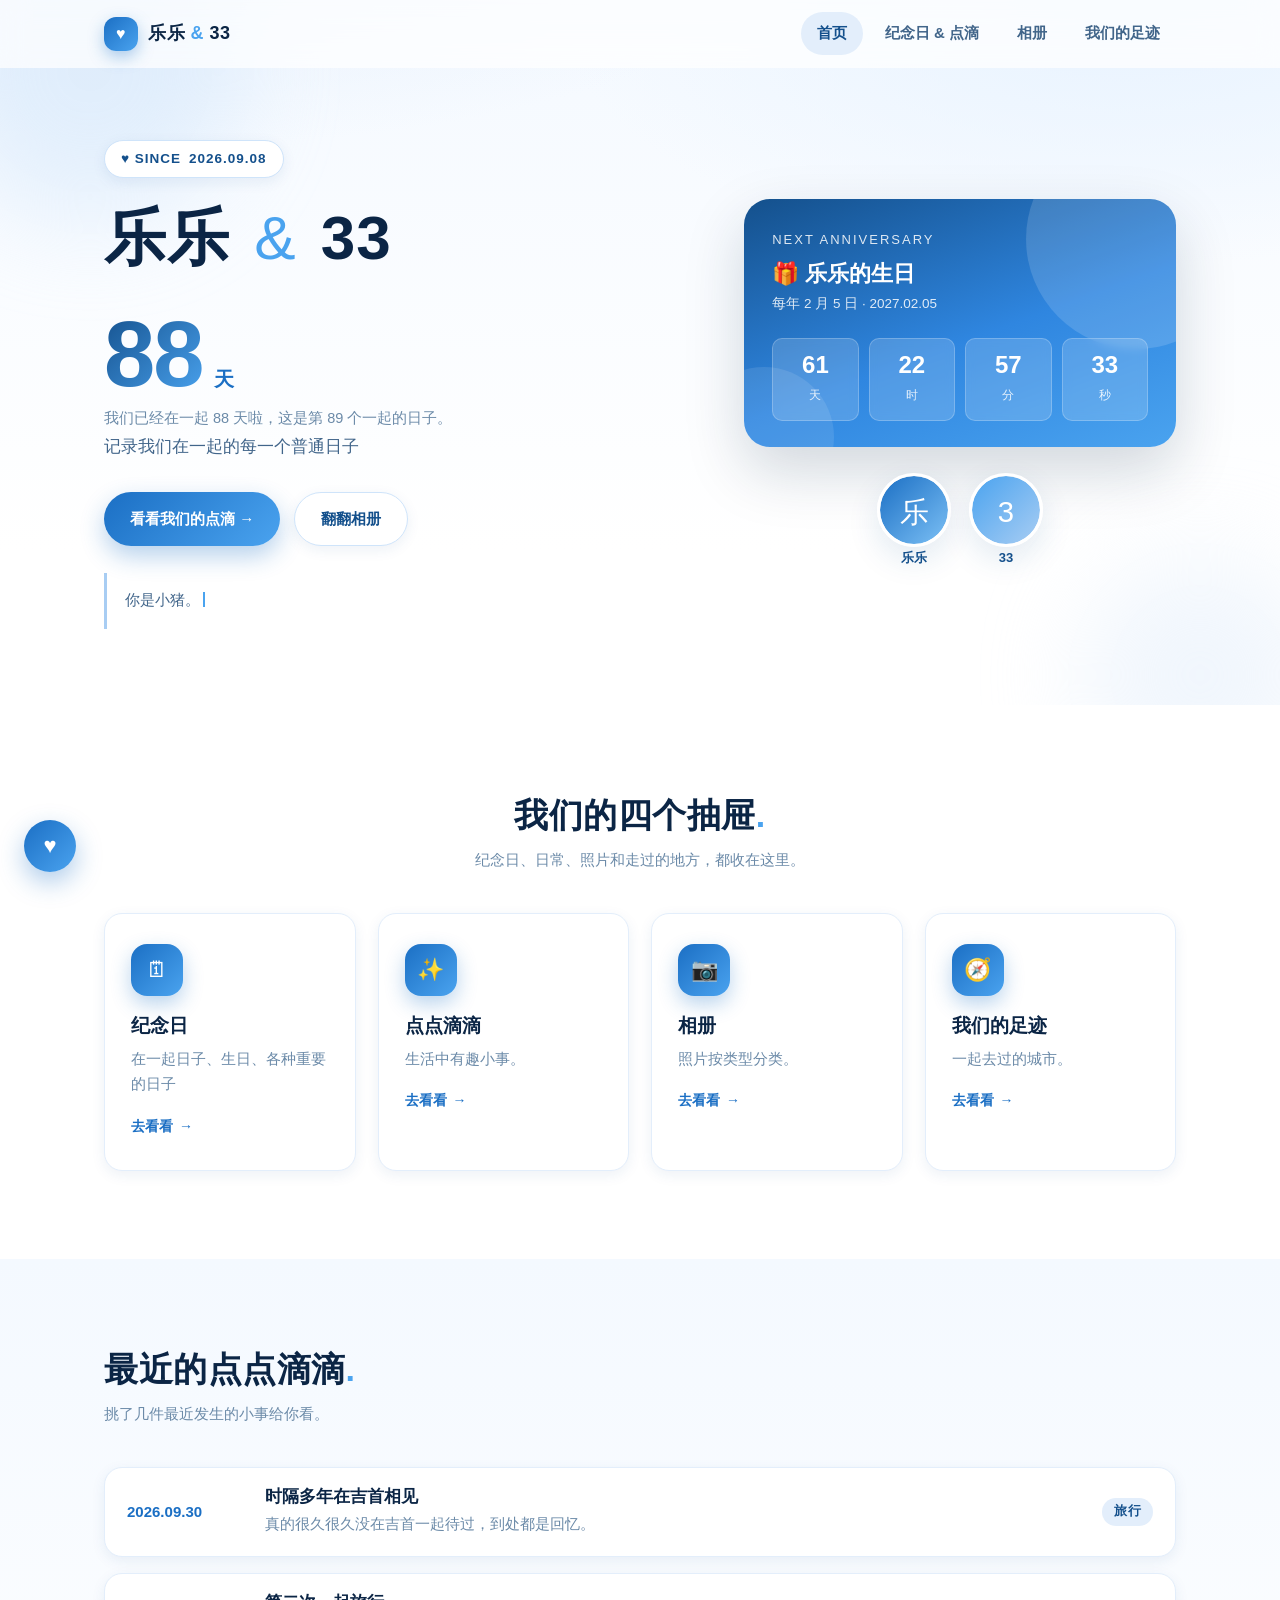
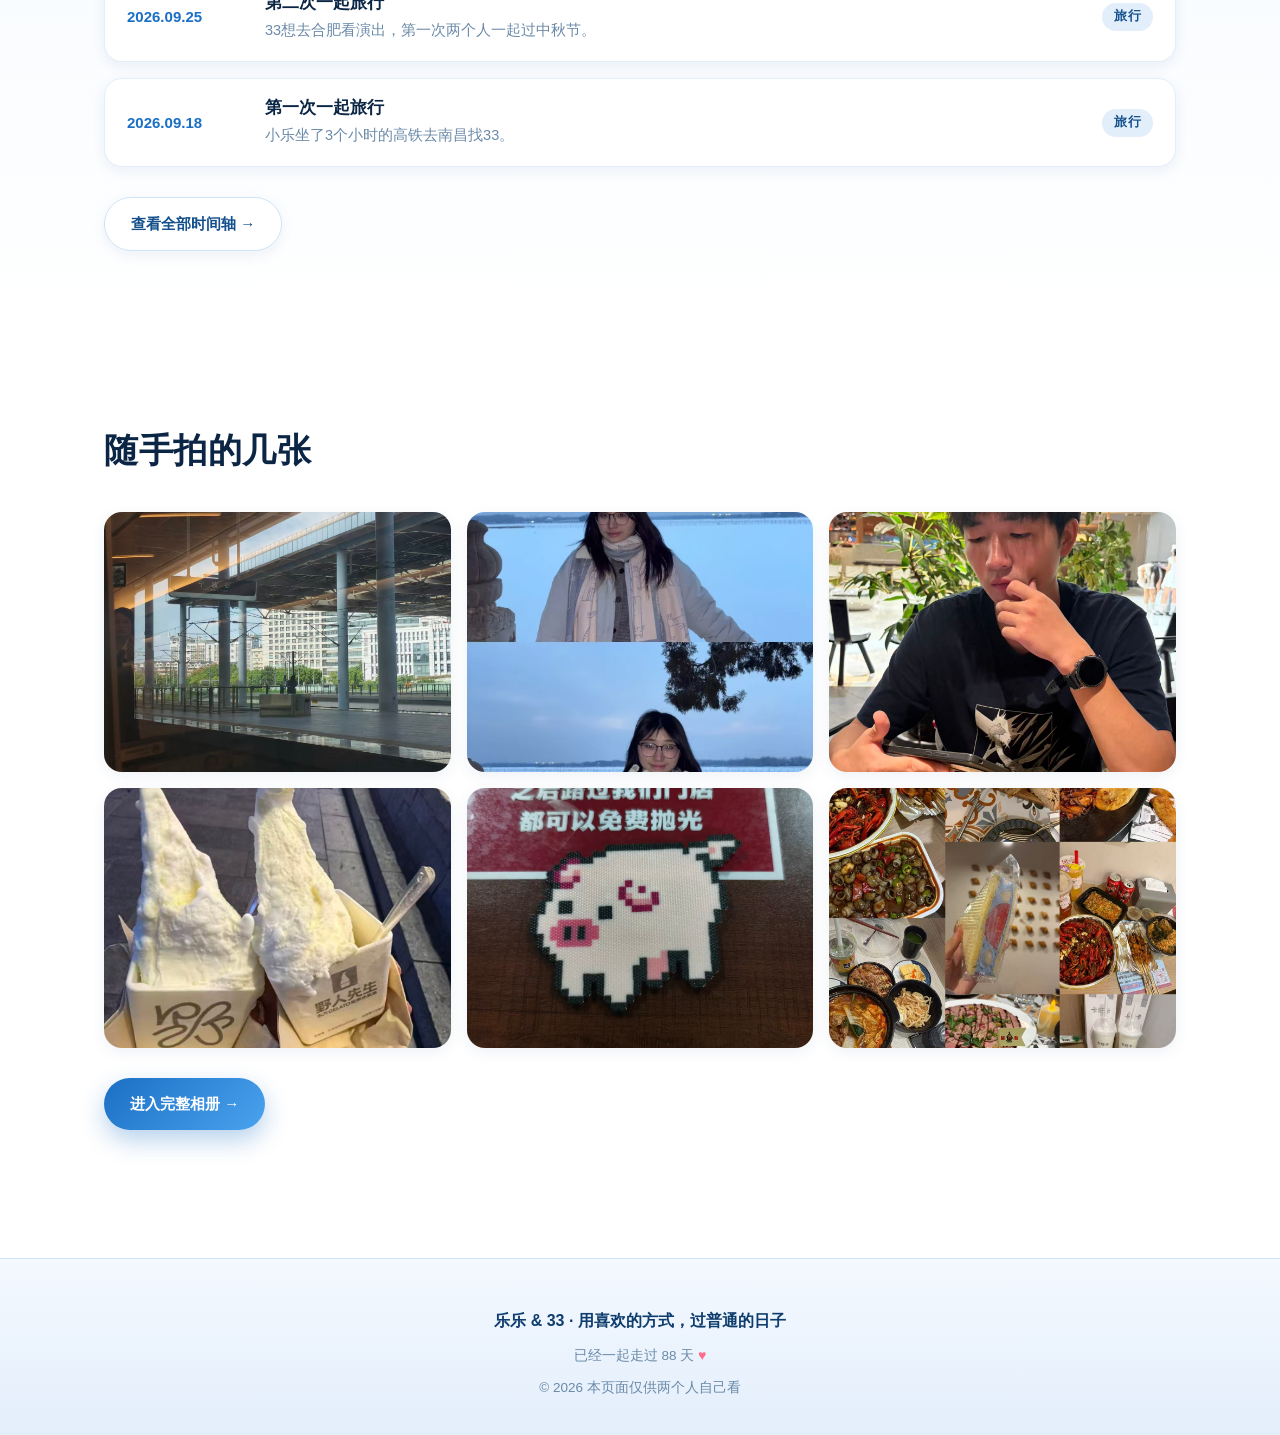
<file: index.html>
<!DOCTYPE html>
<html lang="zh-CN">
<head>
  <meta charset="UTF-8">
  <meta name="viewport" content="width=device-width, initial-scale=1.0">
  <title>乐乐乐&33的小窝</title>
  <meta name="description" content="乐乐和33的情侣小窝，记录纪念日、日常点滴、相册和一起去过的地方。">
  <link rel="icon" href="images/favicon.svg" type="image/svg+xml">
  <link rel="stylesheet" href="css/base.css">
  <link rel="stylesheet" href="css/style.css">
</head>
<body data-page="home">

  <!-- ============ 顶部导航 ============ -->
  <header class="site-header" id="siteHeader">
    <div class="container nav-wrap">
      <a class="brand" href="index.html">
        <span class="brand-heart">♥</span>
        <span class="brand-text" data-site-brand>乐乐 <em>&amp;</em> 33</span>
      </a>

      <button class="nav-toggle" id="navToggle" aria-label="打开菜单" aria-expanded="false">
        <span></span><span></span><span></span>
      </button>

      <nav class="site-nav" id="siteNav">
        <a class="nav-link" href="index.html">首页</a>
        <a class="nav-link" href="timeline.html">纪念日 &amp; 点滴</a>
        <a class="nav-link" href="gallery.html">相册</a>
        <a class="nav-link" href="places.html">我们的足迹</a>
      </nav>
    </div>
  </header>

  <!-- ============ Hero ============ -->
  <section class="hero">
    <span class="blob blob-1"></span>
    <span class="blob blob-2"></span>

    <div class="container hero-inner">
      <div class="hero-main">
        <p class="hero-eyebrow">♥ SINCE <span data-since-text>2026.9.8</span></p>
        <h1 class="hero-title" data-hero-title>乐乐 <span class="amp">&amp;</span> 33</h1>

        <div class="days-counter">
          <span class="days-num" id="daysTogether" data-count-to="0">0</span>
          <span class="days-unit">天</span>
        </div>
        <p class="days-caption">
          我们已经在一起 <span id="daysExact">0</span> 天啦，这是第 <span id="dayIndex">1</span> 个一起的日子。
        </p>

        <p class="hero-text" data-site-subtitle>记录我们在一起的每一个普通日子</p>

        <div class="hero-actions">
          <a class="btn btn-primary" href="timeline.html">看看我们的点滴 →</a>
          <a class="btn btn-ghost" href="gallery.html">翻翻相册</a>
        </div>

        <div class="quote-box"><span id="typewriter"></span></div>
      </div>

      <aside class="hero-side">
        <div class="countdown-card">
          <p class="countdown-label">NEXT ANNIVERSARY</p>
          <h2 class="countdown-title" id="cdTitle">纪念日</h2>
          <p class="countdown-date" id="cdDate">--</p>

          <div class="countdown-grid">
            <div class="countdown-cell"><b id="cdDays">00</b><span>天</span></div>
            <div class="countdown-cell"><b id="cdHours">00</b><span>时</span></div>
            <div class="countdown-cell"><b id="cdMins">00</b><span>分</span></div>
            <div class="countdown-cell"><b id="cdSecs">00</b><span>秒</span></div>
          </div>
        </div>

        <div class="avatars" id="avatarBox"></div>
      </aside>
    </div>
  </section>

  <!-- ============ 快捷入口 ============ -->
  <section class="section">
    <div class="container">
      <div class="section-head section-head--center" data-reveal>
        <h2 class="section-title">我们的四个抽屉<span class="dot">.</span></h2>
        <p class="section-desc">纪念日、日常、照片和走过的地方，都收在这里。</p>
      </div>

      <div class="entry-grid">
        <a class="card entry-card" href="timeline.html" data-reveal>
          <div class="entry-icon">🗓</div>
          <h3>纪念日</h3>
          <p>在一起日子、生日、各种重要的日子</p>
          <span class="entry-more">去看看 <span>→</span></span>
        </a>

        <a class="card entry-card" href="timeline.html#moments" data-reveal>
          <div class="entry-icon">✨</div>
          <h3>点点滴滴</h3>
          <p>生活中有趣小事。</p>
          <span class="entry-more">去看看 <span>→</span></span>
        </a>

        <a class="card entry-card" href="gallery.html" data-reveal>
          <div class="entry-icon">📷</div>
          <h3>相册</h3>
          <p>照片按类型分类。</p>
          <span class="entry-more">去看看 <span>→</span></span>
        </a>

        <a class="card entry-card" href="places.html" data-reveal>
          <div class="entry-icon">🧭</div>
          <h3>我们的足迹</h3>
          <p>一起去过的城市。</p>
          <span class="entry-more">去看看 <span>→</span></span>
        </a>
      </div>
    </div>
  </section>

  <!-- ============ 最近点滴 ============ -->
  <section class="section section--tint">
    <div class="container">
      <div class="section-head" data-reveal>
        <h2 class="section-title">最近的点点滴滴<span class="dot">.</span></h2>
        <p class="section-desc">挑了几件最近发生的小事给你看。</p>
      </div>

      <div class="mini-list" id="recentList"></div>

      <div style="margin-top:30px" data-reveal>
        <a class="btn btn-ghost" href="timeline.html">查看全部时间轴 →</a>
      </div>
    </div>
  </section>

  <!-- ============ 相册预览 ============ -->
  <section class="section">
    <div class="container">
      <div class="section-head" data-reveal>
        <h2 class="section-title">随手拍的几张<span class="dot"></span></h2>
      </div>

      <div class="preview-grid" id="previewGrid"></div>

      <div style="margin-top:30px" data-reveal>
        <a class="btn btn-primary" href="gallery.html">进入完整相册 →</a>
      </div>
    </div>
  </section>

  <!-- ============ 页脚 ============ -->
  <footer class="site-footer">
    <div class="container">
      <p class="footer-main" data-site-footer>乐乐 &amp; 33 · 用喜欢的方式，过普通的日子</p>
      <p class="footer-note">
        已经一起走过 <span id="footerDays">0</span> 天 <span class="footer-heart">♥</span>
      </p>
      <p class="footer-note">© <span id="year"></span> 本页面仅供两个人自己看</p>
    </div>
  </footer>

  <!-- ============ 悬浮按钮 ============ -->
  <button class="heart-fab" id="heartFab" title="点我看看" aria-label="撒一把小心心">♥</button>
  <button class="to-top" id="toTop" title="回到顶部" aria-label="回到顶部">↑</button>

  <script src="js/data.js"></script>
  <script src="js/main.js"></script>
</body>
</html>
</file>
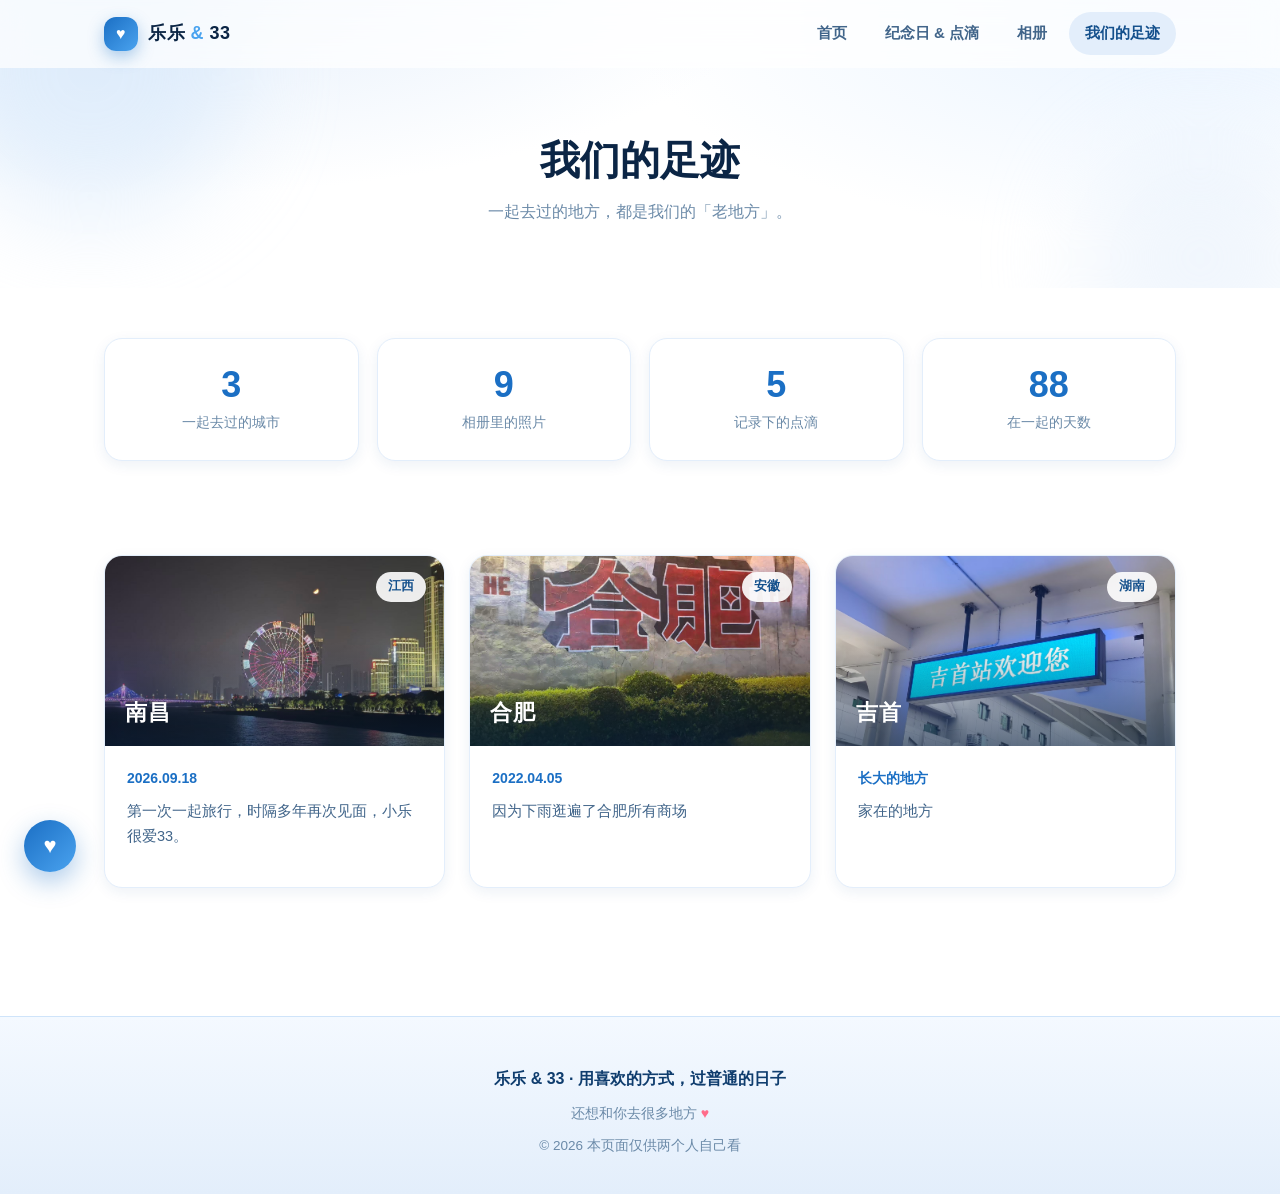
<file: places.html>
<!DOCTYPE html>
<html lang="zh-CN">
<head>
  <meta charset="UTF-8">
  <meta name="viewport" content="width=device-width, initial-scale=1.0">
  <title>我们的足迹 · 乐乐和33</title>
  <meta name="description" content="乐乐和33一起去过的城市和那些地方发生的小故事。">
  <link rel="icon" href="images/favicon.svg" type="image/svg+xml">
  <link rel="stylesheet" href="css/base.css">
  <link rel="stylesheet" href="css/style.css">
</head>
<body data-page="places">

  <header class="site-header" id="siteHeader">
    <div class="container nav-wrap">
      <a class="brand" href="index.html">
        <span class="brand-heart">♥</span>
        <span class="brand-text">乐乐 <em>&amp;</em> 33</span>
      </a>
      <button class="nav-toggle" id="navToggle" aria-label="打开菜单" aria-expanded="false">
        <span></span><span></span><span></span>
      </button>
      <nav class="site-nav" id="siteNav">
        <a class="nav-link" href="index.html">首页</a>
        <a class="nav-link" href="timeline.html">纪念日 &amp; 点滴</a>
        <a class="nav-link" href="gallery.html">相册</a>
        <a class="nav-link" href="places.html">我们的足迹</a>
      </nav>
    </div>
  </header>

  <section class="page-hero">
    <span class="blob blob-1"></span>
    <span class="blob blob-2"></span>
    <div class="container">
      <h1>我们的足迹</h1>
      <p>一起去过的地方，都是我们的「老地方」。</p>
    </div>
  </section>

  <section class="section" style="padding-top:50px">
    <div class="container">
      <div class="stat-grid" id="statGrid"></div>
      <div class="filter-bar" id="placeFilter"></div>
      <div class="place-grid" id="placeGrid"></div>
      <p class="tl-empty" id="placeEmpty" hidden>还没有记录去过的城市，去 js/data.js 里添加吧～</p>
    </div>
  </section>

  <footer class="site-footer">
    <div class="container">
      <p class="footer-main">乐乐 &amp; 33 · 用喜欢的方式，过普通的日子</p>
      <p class="footer-note">还想和你去很多地方 <span class="footer-heart">♥</span></p>
      <p class="footer-note">© <span id="year"></span> 本页面仅供两个人自己看</p>
    </div>
  </footer>

  <button class="heart-fab" id="heartFab" title="点我看看" aria-label="撒一把小心心">♥</button>
  <button class="to-top" id="toTop" title="回到顶部" aria-label="回到顶部">↑</button>

  <script src="js/data.js"></script>
  <script src="js/main.js"></script>
</body>
</html>
</file>
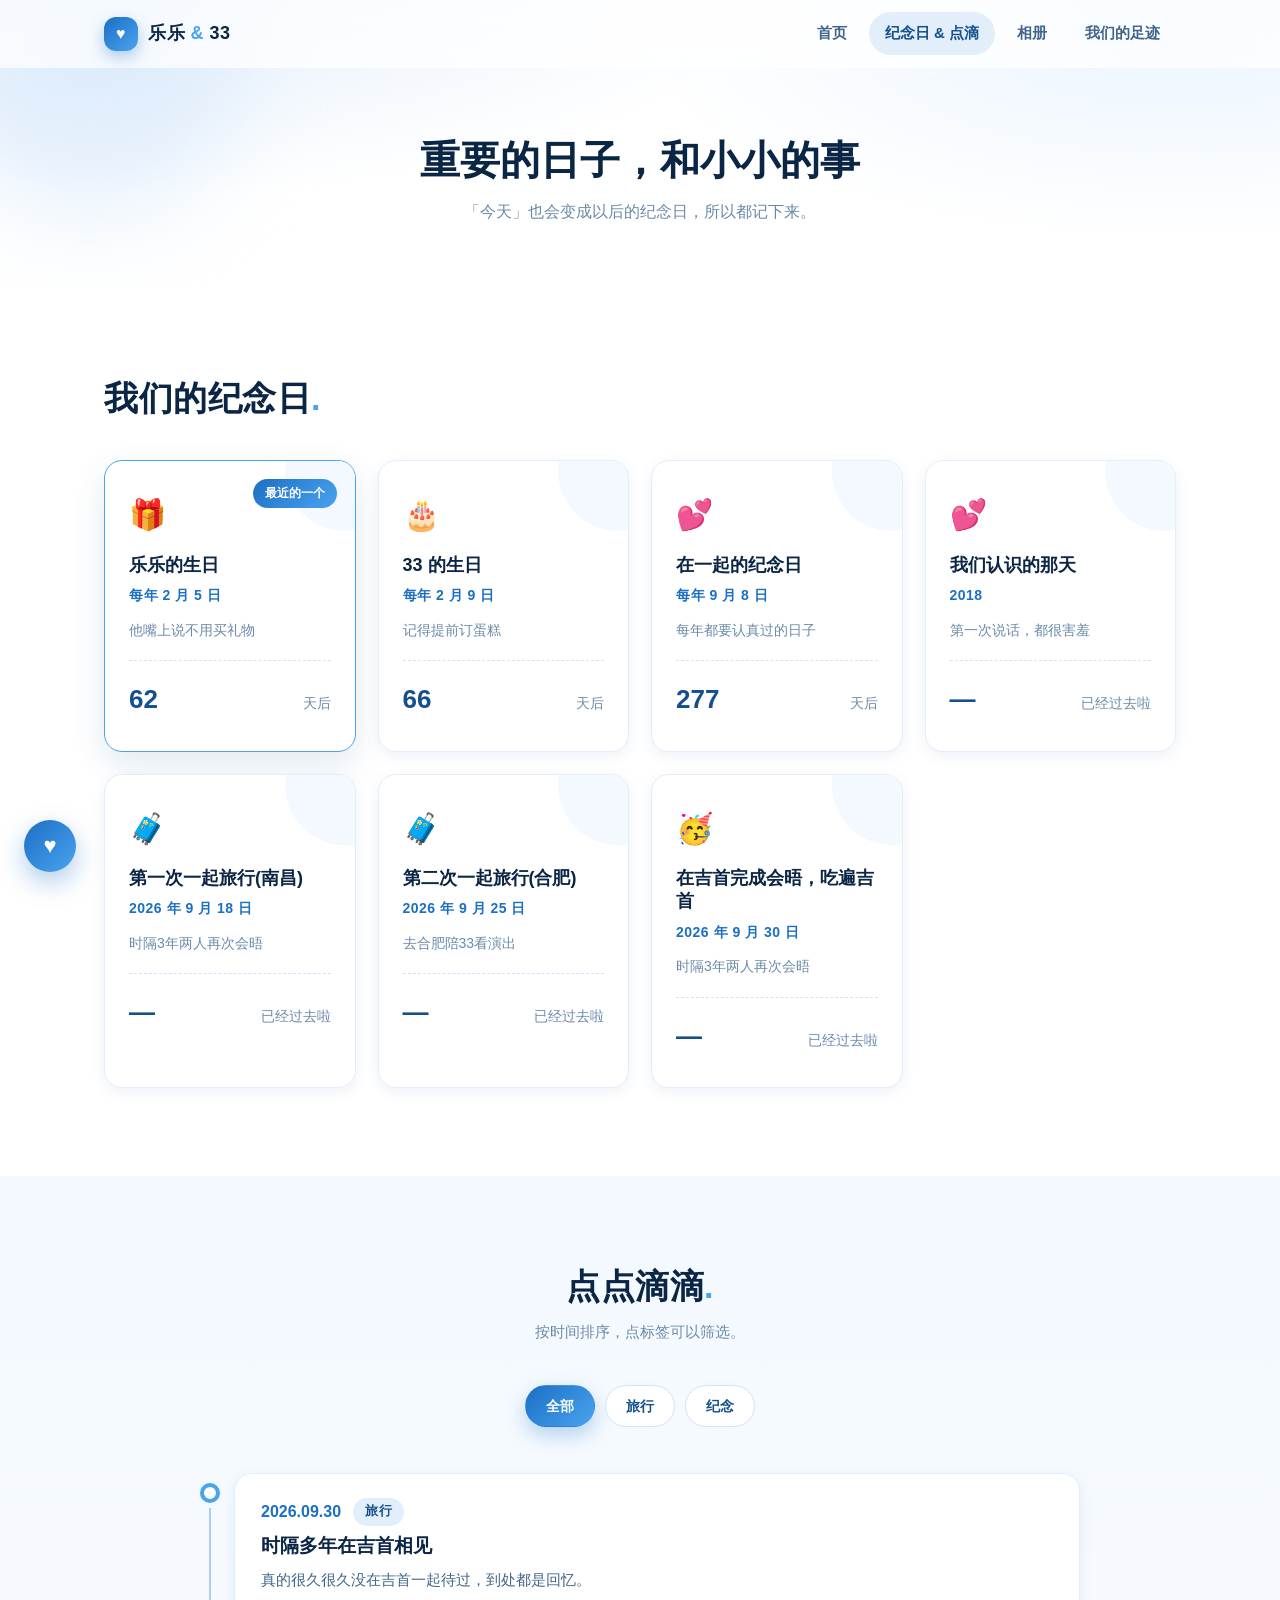
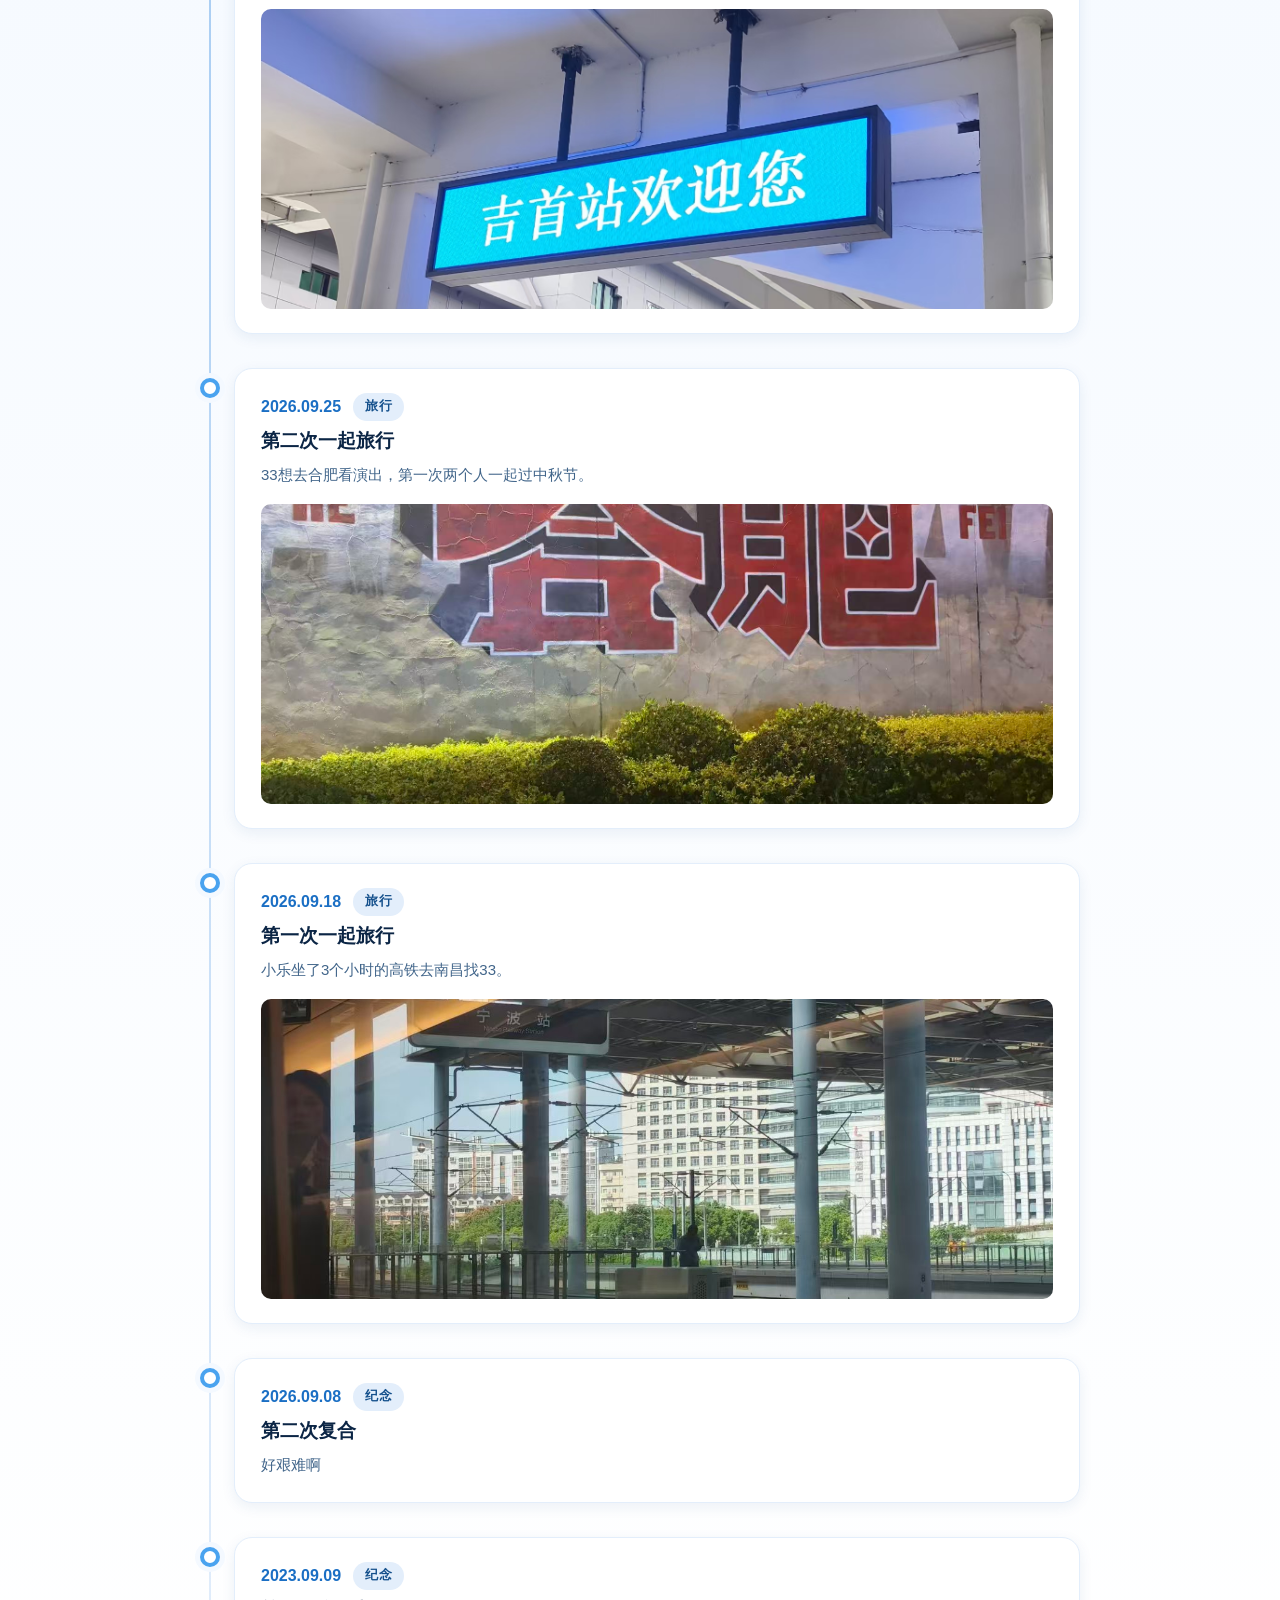
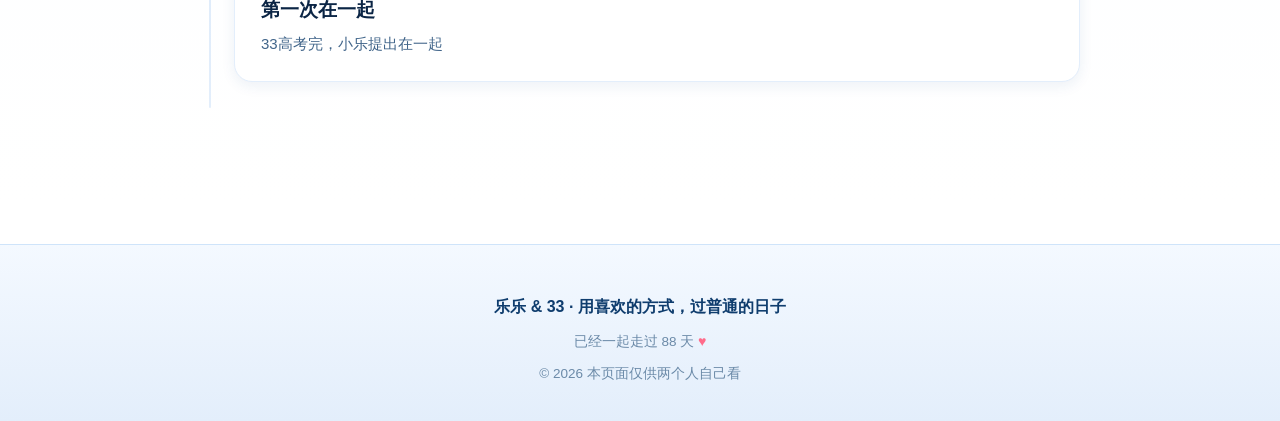
<file: timeline.html>
<!DOCTYPE html>
<html lang="zh-CN">
<head>
  <meta charset="UTF-8">
  <meta name="viewport" content="width=device-width, initial-scale=1.0">
  <title>纪念日 &amp; 点点滴滴 · 乐乐和33</title>
  <meta name="description" content="我们的纪念日倒计时，和一路走来的点点滴滴。">
  <link rel="icon" href="images/favicon.svg" type="image/svg+xml">
  <link rel="stylesheet" href="css/base.css">
  <link rel="stylesheet" href="css/style.css">
</head>
<body data-page="timeline">

  <header class="site-header" id="siteHeader">
    <div class="container nav-wrap">
      <a class="brand" href="index.html">
        <span class="brand-heart">♥</span>
        <span class="brand-text">乐乐 <em>&amp;</em> 33</span>
      </a>
      <button class="nav-toggle" id="navToggle" aria-label="打开菜单" aria-expanded="false">
        <span></span><span></span><span></span>
      </button>
      <nav class="site-nav" id="siteNav">
        <a class="nav-link" href="index.html">首页</a>
        <a class="nav-link" href="timeline.html">纪念日 &amp; 点滴</a>
        <a class="nav-link" href="gallery.html">相册</a>
        <a class="nav-link" href="places.html">我们的足迹</a>
      </nav>
    </div>
  </header>

  <!-- ============ 页面横幅 ============ -->
  <section class="page-hero">
    <span class="blob blob-1"></span>
    <div class="container">
      <h1>重要的日子，和小小的事</h1>
      <p>「今天」也会变成以后的纪念日，所以都记下来。</p>
    </div>
  </section>

  <!-- ============ 纪念日 ============ -->
  <section class="section" id="anniversaries">
    <div class="container">
      <div class="section-head" data-reveal>
        <h2 class="section-title">我们的纪念日<span class="dot">.</span></h2>
      </div>

      <div class="anni-grid" id="anniGrid"></div>
    </div>
  </section>

  <!-- ============ 时间轴 ============ -->
  <section class="section section--tint" id="moments">
    <div class="container">
      <div class="section-head section-head--center" data-reveal>
        <h2 class="section-title">点点滴滴<span class="dot">.</span></h2>
        <p class="section-desc">按时间排序，点标签可以筛选。</p>
      </div>

      <div class="filter-bar" id="tlFilter"></div>
      <div class="timeline" id="timelineList"></div>
    </div>
  </section>

  <footer class="site-footer">
    <div class="container">
      <p class="footer-main">乐乐 &amp; 33 · 用喜欢的方式，过普通的日子</p>
      <p class="footer-note">已经一起走过 <span class="js-days">0</span> 天 <span class="footer-heart">♥</span></p>
      <p class="footer-note">© <span id="year"></span> 本页面仅供两个人自己看</p>
    </div>
  </footer>

  <button class="heart-fab" id="heartFab" title="点我看看" aria-label="撒一把小心心">♥</button>
  <button class="to-top" id="toTop" title="回到顶部" aria-label="回到顶部">↑</button>

  <script src="js/data.js"></script>
  <script src="js/main.js"></script>
</body>
</html>
</file>
<file: css/base.css>
/* ============================================================
 *  base.css —— 主题变量、重置、导航、页脚、通用组件
 *  配色：蓝 + 白
 * ============================================================ */

:root {
  /* 主色阶 */
  --blue-900: #0b2545;
  --blue-800: #0f3d6e;
  --blue-700: #14508c;
  --blue-600: #1b6fc4;
  --blue-500: #2f86e0;
  --blue-400: #4aa3ef;
  --blue-300: #a8cdf3;
  --blue-200: #cfe4fa;
  --blue-100: #e3eefb;
  --blue-50: #f4f9ff;
  --white: #ffffff;

  /* 文字 */
  --ink: #12304f;
  --ink-soft: #41658a;
  --muted: #6b8aa8;

  /* 点缀（小心心，用量很少） */
  --heart: #ff6b8a;

  /* 尺寸 */
  --radius-sm: 10px;
  --radius: 18px;
  --radius-lg: 26px;
  --maxw: 1120px;
  --nav-h: 68px;

  /* 阴影 */
  --shadow-sm: 0 4px 14px rgba(20, 80, 140, 0.08);
  --shadow: 0 12px 32px rgba(20, 80, 140, 0.12);
  --shadow-lg: 0 24px 60px rgba(11, 37, 69, 0.18);

  --ease: cubic-bezier(0.22, 0.61, 0.36, 1);
}

/* ---------------- 重置 ---------------- */
*,
*::before,
*::after { box-sizing: border-box; }

html { scroll-behavior: smooth; }

body {
  margin: 0;
  min-height: 100%;
  font-family: 'Noto Sans SC', 'PingFang SC', 'Microsoft YaHei', 'Helvetica Neue', Arial, sans-serif;
  font-size: 16px;
  line-height: 1.75;
  color: var(--ink);
  background: var(--white);
  -webkit-font-smoothing: antialiased;
  overflow-x: hidden;
}

img { max-width: 100%; display: block; }

a { color: var(--blue-600); text-decoration: none; }

h1, h2, h3, h4 { margin: 0; line-height: 1.3; color: var(--blue-900); font-weight: 700; }

p { margin: 0; }

button { font: inherit; color: inherit; cursor: pointer; border: none; background: none; }

::selection { background: var(--blue-200); color: var(--blue-900); }

/* 滚动条 */
::-webkit-scrollbar { width: 10px; height: 10px; }
::-webkit-scrollbar-track { background: var(--blue-50); }
::-webkit-scrollbar-thumb { background: var(--blue-300); border-radius: 10px; }
::-webkit-scrollbar-thumb:hover { background: var(--blue-400); }

/* ---------------- 布局 ---------------- */
.container {
  width: 100%;
  max-width: var(--maxw);
  margin: 0 auto;
  padding: 0 24px;
}

.section { padding: 88px 0; }
.section--tint { background: linear-gradient(180deg, var(--blue-50), var(--white)); }

.section-head { margin-bottom: 40px; }

.section-title {
  font-size: clamp(24px, 3vw, 34px);
  letter-spacing: 0.5px;
}

.section-title .dot { color: var(--blue-400); }

.section-desc {
  margin-top: 10px;
  color: var(--muted);
  font-size: 15px;
}

.section-head--center { text-align: center; }

/* ---------------- 通用组件 ---------------- */
.btn {
  display: inline-flex;
  align-items: center;
  gap: 8px;
  padding: 13px 26px;
  border-radius: 999px;
  font-size: 15px;
  font-weight: 600;
  transition: transform 0.25s var(--ease), box-shadow 0.25s var(--ease), background 0.25s var(--ease), color 0.25s var(--ease);
  will-change: transform;
}

.btn-primary {
  background: linear-gradient(135deg, var(--blue-600), var(--blue-400));
  color: var(--white);
  box-shadow: 0 10px 24px rgba(27, 111, 196, 0.32);
}

.btn-primary:hover { transform: translateY(-3px); box-shadow: 0 16px 32px rgba(27, 111, 196, 0.4); }

.btn-ghost {
  background: var(--white);
  color: var(--blue-700);
  border: 1.5px solid var(--blue-200);
  box-shadow: var(--shadow-sm);
}

.btn-ghost:hover {
  border-color: var(--blue-400);
  color: var(--blue-600);
  transform: translateY(-3px);
}

.tag {
  display: inline-block;
  padding: 3px 12px;
  border-radius: 999px;
  background: var(--blue-100);
  color: var(--blue-700);
  font-size: 12.5px;
  font-weight: 600;
  letter-spacing: 0.5px;
}

.card {
  background: var(--white);
  border: 1px solid var(--blue-100);
  border-radius: var(--radius);
  box-shadow: var(--shadow-sm);
  transition: transform 0.3s var(--ease), box-shadow 0.3s var(--ease), border-color 0.3s var(--ease);
}

.card:hover {
  transform: translateY(-6px);
  box-shadow: var(--shadow);
  border-color: var(--blue-200);
}

/* 滚动出现动画 */
[data-reveal] {
  opacity: 0;
  transform: translateY(26px);
  transition: opacity 0.7s var(--ease), transform 0.7s var(--ease);
}

[data-reveal].is-visible { opacity: 1; transform: none; }

@media (prefers-reduced-motion: reduce) {
  html { scroll-behavior: auto; }
  [data-reveal] { opacity: 1; transform: none; transition: none; }
  * { animation-duration: 0.001ms !important; transition-duration: 0.001ms !important; }
}

/* ---------------- 顶部导航 ---------------- */
.site-header {
  position: fixed;
  inset: 0 0 auto 0;
  z-index: 100;
  height: var(--nav-h);
  display: flex;
  align-items: center;
  background: rgba(255, 255, 255, 0.72);
  backdrop-filter: blur(14px);
  -webkit-backdrop-filter: blur(14px);
  border-bottom: 1px solid transparent;
  transition: background 0.3s var(--ease), border-color 0.3s var(--ease), box-shadow 0.3s var(--ease);
}

.site-header.is-scrolled {
  background: rgba(255, 255, 255, 0.92);
  border-bottom-color: var(--blue-100);
  box-shadow: 0 6px 22px rgba(20, 80, 140, 0.08);
}

.nav-wrap {
  display: flex;
  align-items: center;
  justify-content: space-between;
  gap: 20px;
}

.brand {
  display: inline-flex;
  align-items: center;
  gap: 10px;
  font-weight: 800;
  font-size: 18px;
  color: var(--blue-900);
  letter-spacing: 0.5px;
}

.brand-heart {
  display: grid;
  place-items: center;
  width: 34px;
  height: 34px;
  border-radius: 12px;
  background: linear-gradient(135deg, var(--blue-600), var(--blue-400));
  color: var(--white);
  font-size: 16px;
  box-shadow: 0 6px 16px rgba(27, 111, 196, 0.35);
  transition: transform 0.4s var(--ease);
}

.brand:hover .brand-heart { transform: rotate(-12deg) scale(1.08); }

.brand em { font-style: normal; color: var(--blue-400); }

.site-nav { display: flex; align-items: center; gap: 6px; }

.nav-link {
  position: relative;
  padding: 8px 16px;
  border-radius: 999px;
  color: var(--ink-soft);
  font-size: 15px;
  font-weight: 600;
  transition: color 0.25s var(--ease), background 0.25s var(--ease);
}

.nav-link:hover { color: var(--blue-600); background: var(--blue-50); }

.nav-link.is-active {
  color: var(--blue-700);
  background: var(--blue-100);
}

.nav-toggle {
  display: none;
  width: 42px;
  height: 42px;
  border-radius: 12px;
  background: var(--blue-50);
  border: 1px solid var(--blue-100);
  padding: 0 11px;
}

.nav-toggle span {
  display: block;
  height: 2px;
  margin: 4px 0;
  border-radius: 2px;
  background: var(--blue-700);
  transition: transform 0.3s var(--ease), opacity 0.2s var(--ease);
}

.nav-toggle.is-open span:nth-child(1) { transform: translateY(6px) rotate(45deg); }
.nav-toggle.is-open span:nth-child(2) { opacity: 0; }
.nav-toggle.is-open span:nth-child(3) { transform: translateY(-6px) rotate(-45deg); }

/* ---------------- 页脚 ---------------- */
.site-footer {
  margin-top: 40px;
  padding: 48px 0 36px;
  background: linear-gradient(180deg, var(--blue-50), var(--blue-100));
  border-top: 1px solid var(--blue-200);
  text-align: center;
  color: var(--ink-soft);
}

.footer-heart { color: var(--heart); font-size: 14px; }

.footer-main { font-weight: 600; color: var(--blue-800); }

.footer-note { margin-top: 8px; font-size: 13.5px; color: var(--muted); }

/* ---------------- 返回顶部 ---------------- */
.to-top {
  position: fixed;
  right: 24px;
  bottom: 28px;
  z-index: 90;
  width: 46px;
  height: 46px;
  border-radius: 50%;
  display: grid;
  place-items: center;
  color: var(--white);
  background: linear-gradient(135deg, var(--blue-600), var(--blue-400));
  box-shadow: 0 10px 26px rgba(27, 111, 196, 0.36);
  opacity: 0;
  visibility: hidden;
  transform: translateY(16px);
  transition: all 0.3s var(--ease);
}

.to-top.is-show { opacity: 1; visibility: visible; transform: none; }
.to-top:hover { transform: translateY(-4px); }

/* ---------------- 页面小横幅（内页） ---------------- */
.page-hero {
  position: relative;
  padding: calc(var(--nav-h) + 66px) 0 62px;
  background:
    radial-gradient(900px 320px at 12% -10%, var(--blue-100), transparent 70%),
    radial-gradient(760px 300px at 92% 8%, #eaf4ff, transparent 72%),
    var(--white);
  overflow: hidden;
  text-align: center;
}

.page-hero h1 { font-size: clamp(26px, 4vw, 40px); }

.page-hero p { margin-top: 12px; color: var(--muted); }

/* 装饰性光斑 */
.blob {
  position: absolute;
  border-radius: 50%;
  filter: blur(48px);
  opacity: 0.5;
  pointer-events: none;
  animation: float 14s ease-in-out infinite;
}

.blob-1 { width: 300px; height: 300px; background: var(--blue-200); top: -80px; left: -60px; }
.blob-2 { width: 240px; height: 240px; background: var(--blue-100); bottom: -90px; right: -40px; animation-delay: -5s; }

@keyframes float {
  0%, 100% { transform: translate3d(0, 0, 0) scale(1); }
  50% { transform: translate3d(18px, -22px, 0) scale(1.06); }
}

/* 心跳 */
@keyframes beat {
  0%, 100% { transform: scale(1); }
  22% { transform: scale(1.22); }
  44% { transform: scale(0.97); }
  66% { transform: scale(1.1); }
}

.footer-heart,
.beat { display: inline-block; animation: beat 1.8s ease-in-out infinite; }

/* ---------------- 响应式导航 ---------------- */
@media (max-width: 820px) {
  .nav-toggle { display: block; }

  .site-nav {
    position: fixed;
    top: var(--nav-h);
    left: 12px;
    right: 12px;
    flex-direction: column;
    align-items: stretch;
    gap: 4px;
    padding: 12px;
    border-radius: var(--radius);
    background: rgba(255, 255, 255, 0.97);
    border: 1px solid var(--blue-100);
    box-shadow: var(--shadow);
    backdrop-filter: blur(12px);
    opacity: 0;
    visibility: hidden;
    transform: translateY(-10px);
    transition: all 0.28s var(--ease);
  }

  .site-nav.is-open { opacity: 1; visibility: visible; transform: none; }

  .nav-link { text-align: center; padding: 12px; }

  .section { padding: 64px 0; }
}
</file>
<file: css/style.css>
/* ============================================================
 *  style.css —— 各页面 / 各组件的样式
 *  依赖 base.css 中的变量与通用类
 * ============================================================ */

/* ============================================================
 *  1. 首页 Hero
 * ============================================================ */
.hero {
  position: relative;
  padding: calc(var(--nav-h) + 72px) 0 76px;
  background:
    radial-gradient(1000px 420px at 15% -20%, var(--blue-100), transparent 68%),
    radial-gradient(820px 380px at 88% 0%, #e8f3ff, transparent 70%),
    linear-gradient(180deg, var(--blue-50), var(--white) 78%);
  overflow: hidden;
}

.hero-inner {
  position: relative;
  z-index: 2;
  display: grid;
  grid-template-columns: 1.15fr 0.85fr;
  align-items: center;
  gap: 56px;
}

.hero-eyebrow {
  display: inline-flex;
  align-items: center;
  gap: 8px;
  padding: 6px 16px;
  border-radius: 999px;
  background: var(--white);
  border: 1px solid var(--blue-200);
  color: var(--blue-700);
  font-size: 13.5px;
  font-weight: 600;
  letter-spacing: 1px;
  box-shadow: var(--shadow-sm);
}

.hero-title {
  margin: 20px 0 14px;
  font-size: clamp(34px, 5.6vw, 62px);
  letter-spacing: 1px;
}

.hero-title .amp {
  color: var(--blue-400);
  font-weight: 500;
  margin: 0 6px;
}

.hero-text {
  max-width: 460px;
  color: var(--ink-soft);
  font-size: 16.5px;
}

/* 天数大数字 */
.days-counter {
  display: flex;
  align-items: baseline;
  gap: 12px;
  margin: 30px 0 6px;
}

.days-num {
  font-size: clamp(56px, 9vw, 92px);
  font-weight: 800;
  line-height: 1;
  letter-spacing: -2px;
  background: linear-gradient(135deg, var(--blue-700), var(--blue-400));
  -webkit-background-clip: text;
  background-clip: text;
  color: transparent;
}

.days-unit { font-size: 20px; font-weight: 700; color: var(--blue-600); }

.days-caption { color: var(--muted); font-size: 14.5px; }

.hero-actions { display: flex; flex-wrap: wrap; gap: 14px; margin-top: 32px; }

/* 情话打字机 */
.quote-box {
  margin-top: 26px;
  padding: 14px 18px;
  border-left: 3px solid var(--blue-300);
  border-radius: 0 var(--radius-sm) var(--radius-sm) 0;
  background: rgba(255, 255, 255, 0.75);
  color: var(--ink-soft);
  font-size: 15px;
  min-height: 56px;
}

.quote-box::after {
  content: '';
  display: inline-block;
  width: 2px;
  height: 15px;
  margin-left: 3px;
  vertical-align: -2px;
  background: var(--blue-400);
  animation: caret 1s steps(1) infinite;
}

@keyframes caret { 50% { opacity: 0; } }

/* 右侧卡片：倒计时 */
.hero-side { position: relative; }

.countdown-card {
  position: relative;
  padding: 30px 28px 26px;
  border-radius: var(--radius-lg);
  background: linear-gradient(160deg, var(--blue-700), var(--blue-500) 55%, var(--blue-400));
  color: var(--white);
  box-shadow: var(--shadow-lg);
  overflow: hidden;
}

.countdown-card::before {
  content: '';
  position: absolute;
  width: 220px;
  height: 220px;
  right: -70px;
  top: -70px;
  border-radius: 50%;
  background: rgba(255, 255, 255, 0.14);
}

.countdown-card::after {
  content: '';
  position: absolute;
  width: 140px;
  height: 140px;
  left: -50px;
  bottom: -60px;
  border-radius: 50%;
  background: rgba(255, 255, 255, 0.1);
}

.countdown-label {
  position: relative;
  font-size: 13px;
  letter-spacing: 2px;
  text-transform: uppercase;
  opacity: 0.85;
}

.countdown-title {
  position: relative;
  margin: 8px 0 4px;
  font-size: 22px;
  color: var(--white);
}

.countdown-date { position: relative; font-size: 13.5px; opacity: 0.85; }

.countdown-grid {
  position: relative;
  display: grid;
  grid-template-columns: repeat(4, 1fr);
  gap: 10px;
  margin-top: 22px;
}

.countdown-cell {
  padding: 12px 6px;
  border-radius: var(--radius-sm);
  background: rgba(255, 255, 255, 0.16);
  border: 1px solid rgba(255, 255, 255, 0.22);
  text-align: center;
  backdrop-filter: blur(4px);
}

.countdown-cell b {
  display: block;
  font-size: 24px;
  font-weight: 800;
  line-height: 1.2;
  font-variant-numeric: tabular-nums;
}

.countdown-cell span { font-size: 11.5px; opacity: 0.86; }

/* 悬浮的小头像 */
.avatars {
  position: relative;
  display: flex;
  align-items: center;
  justify-content: center;
  gap: 18px;
  margin-top: 26px;
}

.avatar {
  width: 74px;
  height: 74px;
  border-radius: 50%;
  border: 3px solid var(--white);
  box-shadow: var(--shadow);
  transition: transform 0.35s var(--ease);
}

.avatar:hover { transform: translateY(-6px) scale(1.04); }

.avatar-name { font-size: 13px; color: var(--blue-700); font-weight: 600; }

.avatar-item { text-align: center; }

/* ============================================================
 *  2. 快捷入口卡片
 * ============================================================ */
.entry-grid {
  display: grid;
  grid-template-columns: repeat(auto-fit, minmax(230px, 1fr));
  gap: 22px;
}

.entry-card {
  position: relative;
  display: block;
  padding: 30px 26px;
  overflow: hidden;
}

.entry-icon {
  display: grid;
  place-items: center;
  width: 52px;
  height: 52px;
  margin-bottom: 18px;
  border-radius: 16px;
  background: linear-gradient(135deg, var(--blue-600), var(--blue-400));
  color: var(--white);
  font-size: 22px;
  box-shadow: 0 8px 20px rgba(27, 111, 196, 0.3);
  transition: transform 0.35s var(--ease);
}

.entry-card:hover .entry-icon { transform: rotate(-8deg) scale(1.06); }

.entry-card h3 { font-size: 19px; }

.entry-card p { margin-top: 8px; color: var(--muted); font-size: 14.5px; }

.entry-more {
  margin-top: 16px;
  display: inline-flex;
  align-items: center;
  gap: 6px;
  color: var(--blue-600);
  font-weight: 600;
  font-size: 14px;
}

.entry-card:hover .entry-more { gap: 12px; }

.entry-more span { transition: transform 0.3s var(--ease); }

/* ============================================================
 *  3. 首页：最近点滴
 * ============================================================ */
.mini-list { display: grid; gap: 16px; }

.mini-item {
  display: grid;
  grid-template-columns: 118px 1fr auto;
  align-items: center;
  gap: 20px;
  padding: 18px 22px;
}

.mini-date {
  font-weight: 800;
  color: var(--blue-600);
  font-size: 15px;
  font-variant-numeric: tabular-nums;
}

.mini-body h4 { font-size: 17px; margin-bottom: 4px; }

.mini-body p {
  color: var(--muted);
  font-size: 14.5px;
  display: -webkit-box;
  -webkit-line-clamp: 2;
  -webkit-box-orient: vertical;
  overflow: hidden;
}

.mini-item .tag { white-space: nowrap; }

/* 首页相册预览 */
.preview-grid {
  display: grid;
  grid-template-columns: repeat(3, 1fr);
  gap: 16px;
}

.preview-item {
  position: relative;
  aspect-ratio: 4 / 3;
  border-radius: var(--radius);
  overflow: hidden;
  box-shadow: var(--shadow-sm);
  cursor: pointer;
}

.preview-item img {
  width: 100%;
  height: 100%;
  object-fit: cover;
  transition: transform 0.6s var(--ease);
}

.preview-item:hover img { transform: scale(1.08); }

.preview-item::after {
  content: attr(data-title);
  position: absolute;
  left: 0;
  right: 0;
  bottom: 0;
  padding: 24px 16px 12px;
  color: var(--white);
  font-size: 14px;
  font-weight: 600;
  background: linear-gradient(transparent, rgba(11, 37, 69, 0.72));
  opacity: 0;
  transform: translateY(12px);
  transition: all 0.3s var(--ease);
}

.preview-item:hover::after { opacity: 1; transform: none; }

/* ============================================================
 *  4. 纪念日页面
 * ============================================================ */
.anni-grid {
  display: grid;
  grid-template-columns: repeat(auto-fit, minmax(250px, 1fr));
  gap: 22px;
}

.anni-card {
  position: relative;
  padding: 28px 24px;
  overflow: hidden;
}

.anni-card::after {
  content: '';
  position: absolute;
  width: 120px;
  height: 120px;
  right: -50px;
  top: -50px;
  border-radius: 50%;
  background: var(--blue-50);
}

.anni-emoji { font-size: 30px; }

.anni-card h3 { position: relative; margin: 12px 0 6px; font-size: 18px; }

.anni-date { color: var(--blue-600); font-weight: 700; font-size: 14px; letter-spacing: 0.5px; }

.anni-card p { position: relative; margin-top: 10px; color: var(--muted); font-size: 14px; }

.anni-count {
  position: relative;
  margin-top: 18px;
  padding-top: 16px;
  border-top: 1px dashed var(--blue-200);
  display: flex;
  align-items: baseline;
  justify-content: space-between;
  font-size: 13.5px;
  color: var(--muted);
}

.anni-count b {
  font-size: 26px;
  color: var(--blue-700);
  font-variant-numeric: tabular-nums;
}

.anni-card.is-next { border-color: var(--blue-400); box-shadow: var(--shadow); }

.anni-badge {
  position: absolute;
  top: 18px;
  right: 18px;
  z-index: 2;
  padding: 4px 12px;
  border-radius: 999px;
  background: linear-gradient(135deg, var(--blue-600), var(--blue-400));
  color: var(--white);
  font-size: 12px;
  font-weight: 700;
}

/* ============================================================
 *  5. 时间轴
 * ============================================================ */
.filter-bar {
  display: flex;
  flex-wrap: wrap;
  gap: 10px;
  justify-content: center;
  margin-bottom: 46px;
}

.filter-btn {
  padding: 8px 20px;
  border-radius: 999px;
  background: var(--white);
  border: 1.5px solid var(--blue-200);
  color: var(--blue-700);
  font-size: 14px;
  font-weight: 600;
  transition: all 0.25s var(--ease);
}

.filter-btn:hover { border-color: var(--blue-400); transform: translateY(-2px); }

.filter-btn.is-active {
  background: linear-gradient(135deg, var(--blue-600), var(--blue-400));
  border-color: transparent;
  color: var(--white);
  box-shadow: 0 8px 20px rgba(27, 111, 196, 0.3);
}

.timeline {
  position: relative;
  max-width: 880px;
  margin: 0 auto;
  padding-left: 34px;
}

.timeline::before {
  content: '';
  position: absolute;
  left: 9px;
  top: 8px;
  bottom: 8px;
  width: 2px;
  border-radius: 2px;
  background: linear-gradient(180deg, var(--blue-300), var(--blue-100));
}

.tl-item {
  position: relative;
  padding-bottom: 34px;
}

.tl-item::before {
  content: '';
  position: absolute;
  left: -34px;
  top: 10px;
  width: 20px;
  height: 20px;
  border-radius: 50%;
  background: var(--white);
  border: 4px solid var(--blue-400);
  box-shadow: 0 0 0 5px var(--blue-50);
  transition: all 0.3s var(--ease);
}

.tl-item:hover::before { border-color: var(--blue-600); transform: scale(1.15); }

.tl-card { padding: 24px 26px; }

.tl-top {
  display: flex;
  flex-wrap: wrap;
  align-items: center;
  gap: 12px;
  margin-bottom: 8px;
}

.tl-date { font-weight: 800; color: var(--blue-600); font-variant-numeric: tabular-nums; }

.tl-card h3 { font-size: 19px; }

.tl-card p { margin-top: 8px; color: var(--ink-soft); font-size: 15px; }

.tl-photo {
  margin-top: 16px;
  border-radius: var(--radius-sm);
  overflow: hidden;
  max-height: 300px;
  cursor: zoom-in;
}

.tl-photo img {
  width: 100%;
  height: 100%;
  max-height: 300px;
  object-fit: cover;
  transition: transform 0.6s var(--ease);
}

.tl-photo:hover img { transform: scale(1.05); }

.tl-empty {
  padding: 60px 0;
  text-align: center;
  color: var(--muted);
}

/* ============================================================
 *  6. 相册
 * ============================================================ */
.gallery-grid {
  display: grid;
  grid-template-columns: repeat(auto-fill, minmax(250px, 1fr));
  gap: 18px;
}

.gal-item {
  position: relative;
  aspect-ratio: 4 / 3;
  border-radius: var(--radius);
  overflow: hidden;
  box-shadow: var(--shadow-sm);
  cursor: zoom-in;
  opacity: 0;
  transform: translateY(20px) scale(0.98);
  animation: galIn 0.5s var(--ease) forwards;
}

@keyframes galIn { to { opacity: 1; transform: none; } }

.gal-item img {
  width: 100%;
  height: 100%;
  object-fit: cover;
  transition: transform 0.7s var(--ease);
}

.gal-item:hover img { transform: scale(1.09); }

.gal-info {
  position: absolute;
  inset: auto 0 0 0;
  padding: 30px 16px 14px;
  background: linear-gradient(transparent, rgba(11, 37, 69, 0.78));
  color: var(--white);
  transform: translateY(6px);
  opacity: 0;
  transition: all 0.32s var(--ease);
}

.gal-item:hover .gal-info { opacity: 1; transform: none; }

.gal-info h4 { color: var(--white); font-size: 16px; }

.gal-info span { font-size: 12.5px; opacity: 0.88; }

/* 灯箱 */
.lightbox {
  position: fixed;
  inset: 0;
  z-index: 200;
  display: flex;
  align-items: center;
  justify-content: center;
  padding: 30px;
  background: rgba(8, 28, 52, 0.9);
  backdrop-filter: blur(6px);
  opacity: 0;
  visibility: hidden;
  transition: opacity 0.3s var(--ease), visibility 0.3s var(--ease);
}

.lightbox.is-open { opacity: 1; visibility: visible; }

.lb-stage { max-width: 1000px; width: 100%; text-align: center; }

.lb-img {
  max-width: 100%;
  max-height: 74vh;
  margin: 0 auto;
  border-radius: var(--radius);
  box-shadow: var(--shadow-lg);
  transform: scale(0.94);
  transition: transform 0.35s var(--ease);
}

.lightbox.is-open .lb-img { transform: none; }

.lb-title {
  margin-top: 18px;
  color: var(--white);
  font-size: 18px;
  font-weight: 700;
}

.lb-meta { margin-top: 4px; color: var(--blue-300); font-size: 13.5px; }

.lb-btn {
  position: absolute;
  top: 50%;
  transform: translateY(-50%);
  width: 48px;
  height: 48px;
  border-radius: 50%;
  display: grid;
  place-items: center;
  color: var(--white);
  font-size: 20px;
  background: rgba(255, 255, 255, 0.14);
  border: 1px solid rgba(255, 255, 255, 0.24);
  transition: all 0.25s var(--ease);
}

.lb-btn:hover { background: rgba(255, 255, 255, 0.26); transform: translateY(-50%) scale(1.06); }

.lb-prev { left: 26px; }
.lb-next { right: 26px; }

.lb-close {
  position: absolute;
  top: 26px;
  right: 26px;
  width: 44px;
  height: 44px;
  border-radius: 50%;
  display: grid;
  place-items: center;
  color: var(--white);
  font-size: 20px;
  background: rgba(255, 255, 255, 0.14);
  border: 1px solid rgba(255, 255, 255, 0.24);
  transition: all 0.25s var(--ease);
}

.lb-close:hover { background: rgba(255, 255, 255, 0.26); transform: rotate(90deg); }

/* ============================================================
 *  7. 足迹 / 去过的地方
 * ============================================================ */
.stat-grid {
  display: grid;
  grid-template-columns: repeat(auto-fit, minmax(170px, 1fr));
  gap: 18px;
  margin-bottom: 48px;
}

.stat-card {
  padding: 26px 20px;
  text-align: center;
}

.stat-num {
  font-size: 36px;
  font-weight: 800;
  line-height: 1.1;
  color: var(--blue-600);
  font-variant-numeric: tabular-nums;
}

.stat-label { margin-top: 6px; color: var(--muted); font-size: 13.5px; }

.place-grid {
  display: grid;
  grid-template-columns: repeat(auto-fill, minmax(310px, 1fr));
  gap: 24px;
}

.place-card { overflow: hidden; padding: 0; }

.place-cover {
  position: relative;
  height: 190px;
  overflow: hidden;
}

.place-cover img {
  width: 100%;
  height: 100%;
  object-fit: cover;
  transition: transform 0.7s var(--ease);
}

.place-card:hover .place-cover img { transform: scale(1.08); }

.place-cover::after {
  content: '';
  position: absolute;
  inset: 0;
  background: linear-gradient(transparent 45%, rgba(11, 37, 69, 0.6));
}

.place-city {
  position: absolute;
  left: 20px;
  bottom: 14px;
  z-index: 2;
  color: var(--white);
  font-size: 22px;
  font-weight: 800;
  letter-spacing: 1px;
}

.place-region {
  position: absolute;
  right: 18px;
  top: 16px;
  z-index: 2;
  padding: 4px 12px;
  border-radius: 999px;
  background: rgba(255, 255, 255, 0.9);
  color: var(--blue-700);
  font-size: 12.5px;
  font-weight: 700;
}

.place-body { padding: 20px 22px 24px; }

.place-date { color: var(--blue-600); font-weight: 700; font-size: 14px; }

.place-body p { margin-top: 8px; color: var(--ink-soft); font-size: 14.5px; }

.place-tags { display: flex; flex-wrap: wrap; gap: 8px; margin-top: 14px; }

/* ============================================================
 *  8. 心形粒子（点击交互）
 * ============================================================ */
.heart-fab {
  position: fixed;
  left: 24px;
  bottom: 28px;
  z-index: 90;
  width: 52px;
  height: 52px;
  border-radius: 50%;
  display: grid;
  place-items: center;
  font-size: 22px;
  color: var(--white);
  background: linear-gradient(135deg, var(--blue-600), var(--blue-400));
  box-shadow: 0 10px 26px rgba(27, 111, 196, 0.36);
  transition: transform 0.3s var(--ease);
}

.heart-fab:hover { transform: scale(1.08) rotate(-8deg); }
.heart-fab:active { transform: scale(0.94); }

.heart-pop {
  position: fixed;
  z-index: 300;
  pointer-events: none;
  font-size: 18px;
  animation: popUp 1.1s var(--ease) forwards;
}

@keyframes popUp {
  0% { opacity: 1; transform: translate(-50%, -50%) scale(0.6); }
  100% { opacity: 0; transform: translate(-50%, -190%) scale(1.5); }
}

/* ============================================================
 *  9. 响应式
 * ============================================================ */
@media (max-width: 980px) {
  .hero-inner { grid-template-columns: 1fr; gap: 46px; }
  .hero-side { max-width: 460px; }
  .preview-grid { grid-template-columns: repeat(2, 1fr); }
}

@media (max-width: 720px) {
  .section { padding: 58px 0; }
  .mini-item { grid-template-columns: 1fr; gap: 8px; }
  .mini-item .tag { justify-self: start; }
  .timeline { padding-left: 26px; }
  .tl-item::before { left: -26px; width: 16px; height: 16px; border-width: 3px; }
  .lb-prev { left: 10px; }
  .lb-next { right: 10px; }
  .lb-btn { width: 42px; height: 42px; }
  .gallery-grid { grid-template-columns: repeat(2, 1fr); gap: 12px; }
  .place-grid { grid-template-columns: 1fr; }
  .heart-fab { left: 16px; bottom: 20px; width: 46px; height: 46px; }
  .to-top { right: 16px; bottom: 20px; }
}

@media (max-width: 460px) {
  .preview-grid { grid-template-columns: 1fr; }
  .countdown-cell b { font-size: 20px; }
}
</file>
